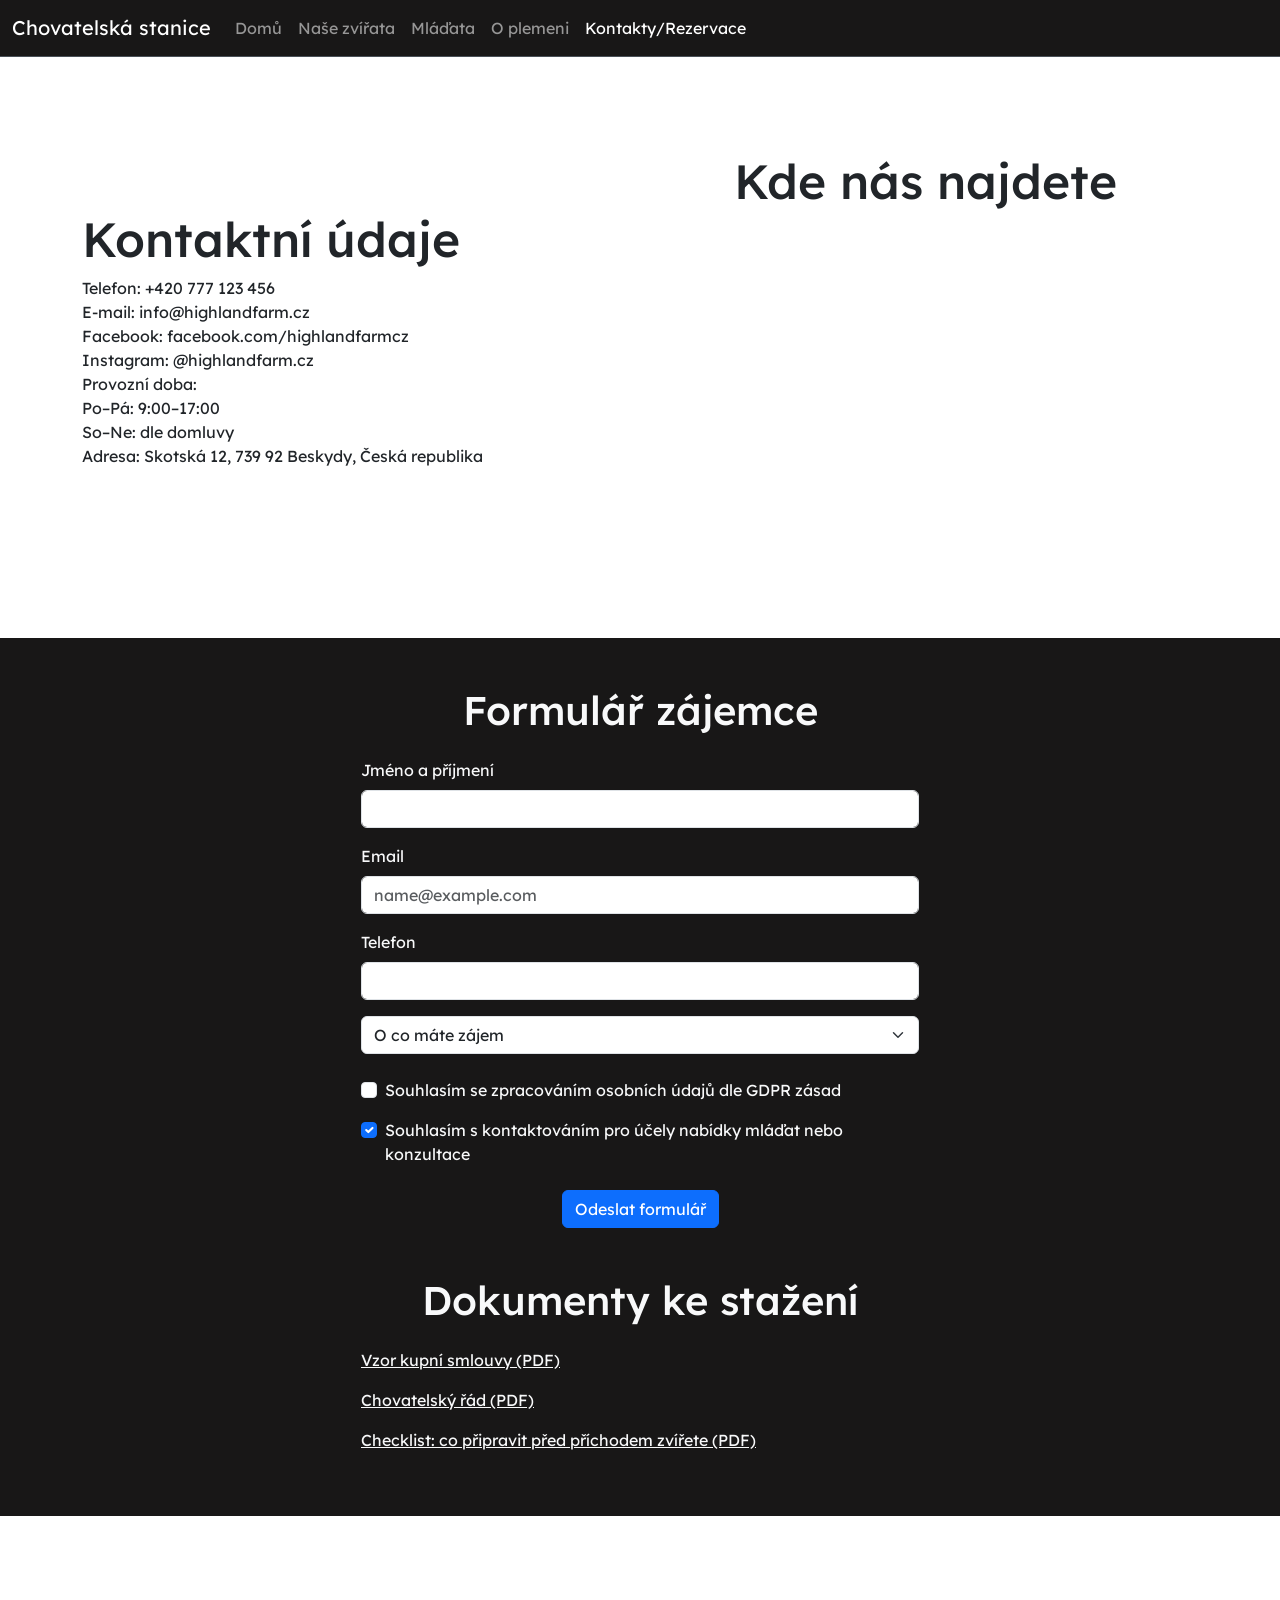
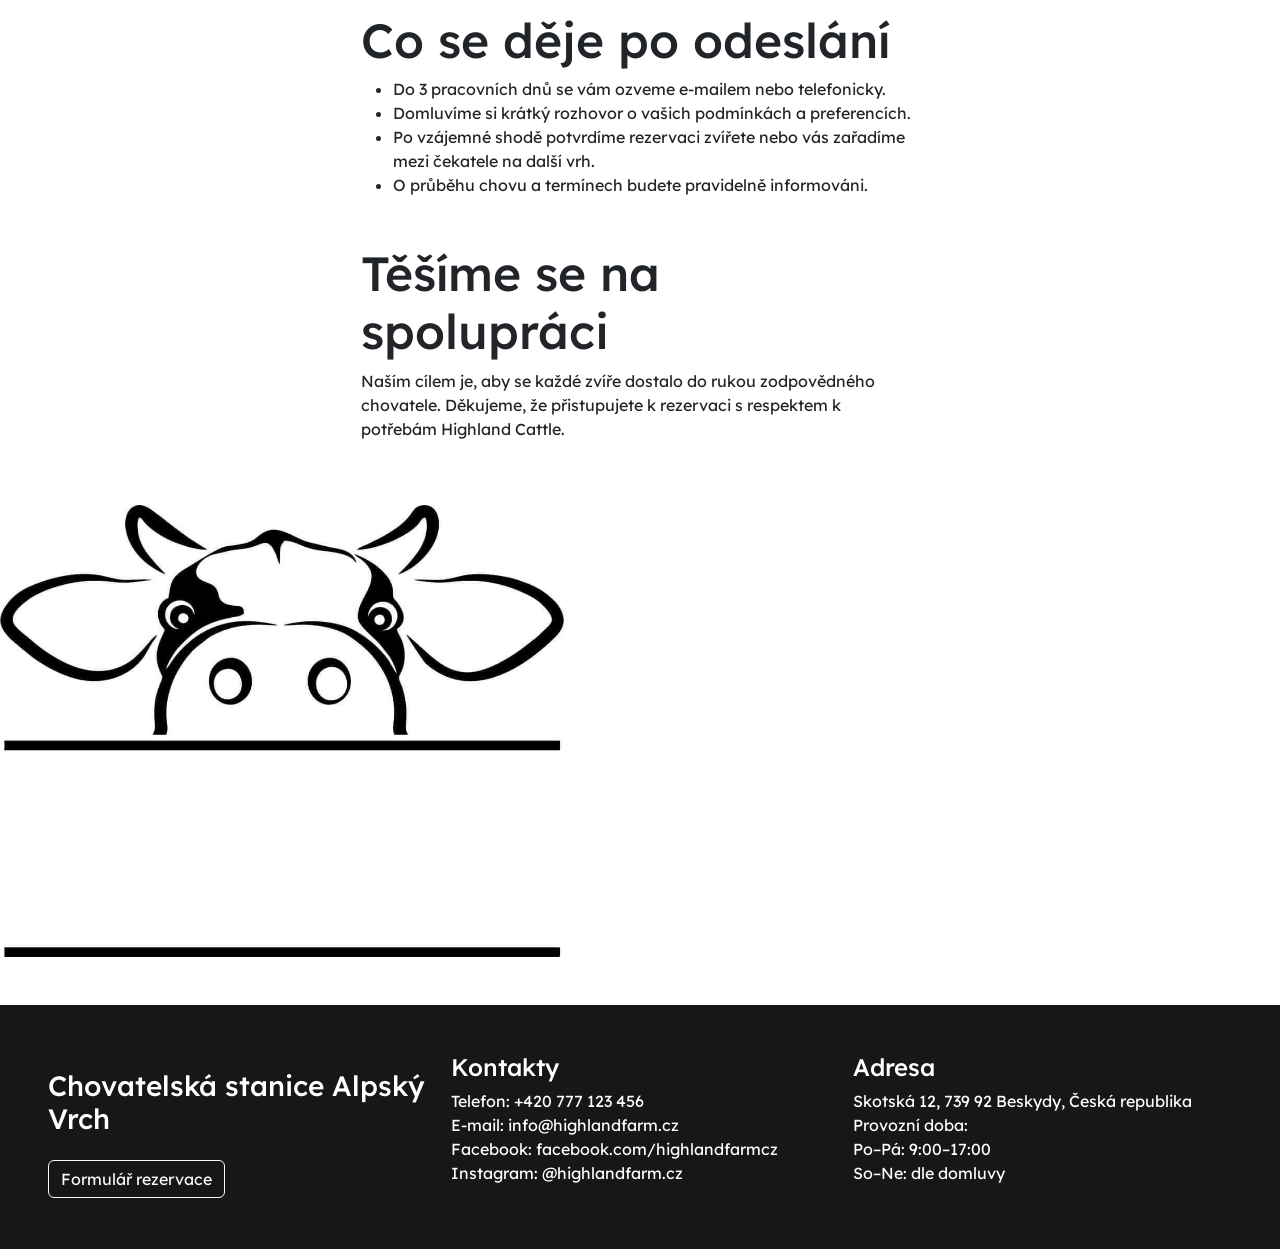
<file: kontakty_rezervace.html>
<!DOCTYPE html>
<html lang="cs">

<head>
    <meta charset="utf-8">
    <meta name="viewport" content="width=device-width, initial-scale=1">
    <title>Bootstrap demo</title>
    <link href="https://cdn.jsdelivr.net/npm/bootstrap@5.3.0/dist/css/bootstrap.min.css" rel="stylesheet">
    <link rel="stylesheet" href="styly.css">

    <link rel="preconnect" href="https://fonts.googleapis.com">
  <link rel="preconnect" href="https://fonts.gstatic.com" crossorigin>
  <link
    href="https://fonts.googleapis.com/css2?family=Kite+One&family=Lexend+Deca:wght@100..900&family=Limelight&display=swap"
    rel="stylesheet">
</head>

<body>
    <script src="https://cdn.jsdelivr.net/npm/bootstrap@5.3.0/dist/js/bootstrap.bundle.min.js"></script>


    <nav class="navbar navbar-expand-lg  bg-dark border-bottom border-body" data-bs-theme="dark">
        <div class="container-fluid">
            <a class="navbar-brand" href="#">Chovatelská stanice</a>
            <button class="navbar-toggler" type="button" data-bs-toggle="collapse" data-bs-target="#navbarNav"
                aria-controls="navbarNav" aria-expanded="false" aria-label="Toggle navigation">
                <span class="navbar-toggler-icon"></span>
            </button>
            <div class="collapse navbar-collapse" id="navbarNav">
                <ul class="navbar-nav ">
                    <li class="nav-item">
                        <a class="nav-link" aria-current="page" href="index.html">Domů</a>
                    </li>
                    <li class="nav-item">
                        <a class="nav-link" href="utulek.html">Naše zvířata</a>
                    </li>
                    <li class="nav-item">
                        <a class="nav-link" href="mladata.html">Mláďata</a>
                    </li>
                    <li class="nav-item">
                        <a class="nav-link " href="info.html">O plemeni</a>
                    </li>
                    <li class="nav-item">
                        <a class="nav-link active" href="kontakty_rezervace.html">Kontakty/Rezervace</a>
                    </li>
                </ul>
            </div>
        </div>
    </nav>
    <div class="container my-5 py-5">

        <div class="row align-items-center">
            <div class="col-lg-6">
                <h2>Kontaktní údaje</h2>
                <p>Telefon: +420 777 123 456
                    <br>E-mail: info@highlandfarm.cz
                    <br>Facebook: facebook.com/highlandfarmcz
                    <br>Instagram: @highlandfarm.cz
                    <br>Provozní doba:
                    <br>Po–Pá: 9:00–17:00
                    <br>So–Ne: dle domluvy
                    <br>Adresa: Skotská 12, 739 92 Beskydy, Česká republika
                </p>

            </div>
            <div class="col-lg-6">
                <h2 class="text-center mb-4">Kde nás najdete</h2>

                <div class="ratio ratio-16x9">
                    <iframe
                        src="https://www.google.com/maps/embed?pb=!1m18!1m12!1m3!1d2564.662853080562!2d14.42076!3d50.08804!2m3!1f0!2f0!3f0!3m2!1i1024!2i768!4f13.1!3m3!1m2!1s0x470b94a7b0b0b0b%3A0x123456789abcdef!2sPraha!5e0!3m2!1scs!2scz!4v1690000000000"
                        width="600" height="450" style="border:0;" allowfullscreen="" loading="lazy">
                    </iframe>
                </div>


            </div>
        </div>
    </div>



    <div class="bg-dark py-5 mb-5">
        <div id="formular" class="container">

            <div class="col-lg-6 mx-auto text-light rounded">

                <h1 class="text-center mb-4">Formulář zájemce</h1>

                <div class="mb-3">
                    <label class="form-label">Jméno a příjmení</label>
                    <input type="text" class="form-control">
                </div>

                <div class="mb-3">
                    <label class="form-label">Email</label>
                    <input type="email" class="form-control" placeholder="name@example.com">
                </div>

                <div class="mb-3">
                    <label class="form-label">Telefon</label>
                    <input type="text" class="form-control">
                </div>

                <select class="form-select mb-4">
                    <option selected>O co máte zájem</option>
                    <option value="1">Mláďata na prodej</option>
                    <option value="2">Rezervace z plánovaného vrhu</option>
                    <option value="3">Konzultace k chovu</option>
                </select>

                <div class="form-check mb-3">
                    <input class="form-check-input" type="checkbox" id="checkDefault">
                    <label class="form-check-label" for="checkDefault">
                        Souhlasím se zpracováním osobních údajů dle GDPR zásad
                    </label>
                </div>

                <div class="form-check mb-4">
                    <input class="form-check-input" type="checkbox" id="checkChecked" checked>
                    <label class="form-check-label" for="checkChecked">
                        Souhlasím s kontaktováním pro účely nabídky mláďat nebo konzultace
                    </label>
                </div>

                <div class="text-center mb-5">
                    <button class="btn btn-primary" type="submit">Odeslat formulář</button>
                </div>

                <h1 class="text-center mb-4">Dokumenty ke stažení</h1>

                <p><a href="" class="text-light">Vzor kupní smlouvy (PDF)</a></p>
                <p><a href="" class="text-light">Chovatelský řád (PDF)</a></p>
                <p><a href="" class="text-light">Checklist: co připravit před příchodem zvířete (PDF)</a></p>

            </div>
        </div>
    </div>



    <div class="container mb-5 pt-5">
        <div class="col-lg-6 mx-auto">
            <h2>Co se děje po odeslání</h2>
            <ul>
                <li>Do 3 pracovních dnů se vám ozveme e-mailem nebo telefonicky.</li>
                <li>Domluvíme si krátký rozhovor o vašich podmínkách a preferencích.</li>
                <li>Po vzájemné shodě potvrdíme rezervaci zvířete nebo vás zařadíme mezi čekatele na další vrh.</li>
                <li>O průběhu chovu a termínech budete pravidelně informováni.</li>
            </ul>
        </div>
    </div>
    <div class="container">
        <div class="col-lg-6 mx-auto pb-5">
            <h2>Těšíme se na spolupráci</h2>
            <p>Naším cílem je, aby se každé zvíře dostalo do rukou zodpovědného chovatele.
                Děkujeme, že přistupujete k rezervaci s respektem k potřebám Highland Cattle.</p>
        </div>
    </div>

    <img class="cow_drawing pb-5" src="images/kreslena_krava.jpg" alt="">



    <footer>
        <div class="bg-dark text-white p-5">
            <div class="row">
                <div class="col-md-4">
                    <h3 class="py-3">Chovatelská stanice Alpský Vrch</h3>
                    <button type="button" class="btn btn-outline-light">Formulář rezervace</button>
                </div>
                <div class="col-md-4">
                    <h4>Kontakty</h4>
                    <p>Telefon: +420 777 123 456
                        <br>E-mail: info@highlandfarm.cz
                        <br>Facebook: facebook.com/highlandfarmcz
                        <br>Instagram: @highlandfarm.cz
                    </p>
                </div>
                <div class="col-md-4">
                    <h4>Adresa</h4>
                    <p>Skotská 12, 739 92 Beskydy, Česká republika
                        <br>Provozní doba:
                        <br>Po–Pá: 9:00–17:00
                        <br>So–Ne: dle domluvy

                    </p>
                </div>
            </div>
        </div>
    </footer>
</body>

</html>
</file>
<file: styly.css>
* {
  margin: 0%;
  padding: 0%;
}

.hero-overlay {
  width: 100%;
  height: 100%;
  background-color: rgba(0, 0, 0, 0.5);
}

.hero-background {
  background-image:
    linear-gradient(rgba(0, 0, 0, 0.7), rgba(0, 0, 0, 0.3)),
    url('images/horska_krava.jpg');
  background-size: cover;
  background-position: center;
}

.hero-background p{
  font-size: 1.2em;
}

.mladata-background {
  background-image:
    linear-gradient(rgba(0, 0, 0, 0.7), rgba(0, 0, 0, 0.3)),
    url('images/bg-mlade.jpg');
  background-size: cover;
  background-position: center 30%;
}

.card-img-top {
  height: auto;
  object-fit: cover;
  width: 100%;
}


h2{
  font-size: 3em;
}


.cow_drawing {
  height: 500px;
  display: flex;
  justify-self: center;
}

.hero-section {
  background-image:
    linear-gradient(rgba(0, 0, 0, 0.6), rgba(0, 0, 0, 0.6)),
    url('images/ester.jpg');
  background-size: cover;
  background-position: center;
  background-repeat: no-repeat;
  padding: 120px 0;
}

#carouselExampleFade{
  height: auto;
}



.image-section {
  position: relative;   
  min-height: 80vh;     
  overflow: hidden;     
}

.image-section::before {
  content: "";
  position: absolute;
  inset: 0;
  background-image: url("images/bg-mlade.jpg");
  background-size: cover;
  background-position: center;
  background-attachment: fixed; 
  z-index: -2;
}

.image-section::after {
  content: "";
  position: absolute;
  inset: 0;
  background: rgba(0, 0, 0, 0.6); 
  z-index: -1;
}

.image-section .card {
  background: rgba(255, 255, 255, 0.95);
}




.bg-dark .accordion-button {
  background-color: #181717 ;
  color: #fff;
}

.bg-dark .accordion-body {
  background-color: #181717 ;
  color: #ddd;
}



.bg-dark {
  background-color: #181717 !important;
}


.bg-light{
  background-color: white;
  color: #181717;
}


.fs-max {
  font-size: 10rem;
}

body {
  font-family: 'Lexend Deca', sans-serif;
}

footer {
  font-family: 'Lexend Deca', sans-serif;
}



.custom-shape-divider-top-1766758625 {
  position: absolute;
  top: 0;
  left: 0;
  width: 100%;
  overflow: hidden;
  line-height: 0;
  transform: rotate(180deg);
}

.custom-shape-divider-top-1766758625 svg {
  position: relative;
  display: block;
  width: calc(100% + 1.3px);
  height: 38px;
}

.custom-shape-divider-top-1766758625 .shape-fill {
  fill: #FFFFFF;
}

.custom-shape-divider-bottom-1766758569 {
  position: absolute;
  bottom: 0;
  left: 0;
  width: 100%;
  overflow: hidden;
  line-height: 0;
}

.custom-shape-divider-bottom-1766758569 svg {
  position: relative;
  display: block;
  width: calc(100% + 1.3px);
  height: 38px;
}

.custom-shape-divider-bottom-1766758569 .shape-fill {
  fill: #FFFFFF;
}



.gallery-wrapper {
  padding: 3rem 0;
}


.gallery-item {
  position: relative;
  overflow: hidden;
  border-radius: 14px;
  aspect-ratio: 4 / 3; 
  cursor: pointer;
}


.gallery-item img {
  width: 100%;
  height: 100%;
  object-fit: cover; 
  transition: transform 0.4s ease;
}


.gallery-item::after {
  content: "";
  position: absolute;
  inset: 0;
  background: linear-gradient(
    rgba(0, 0, 0, 0.15),
    rgba(0, 0, 0, 0.35)
  );
  opacity: 0;
  transition: opacity 0.3s ease;
}


.gallery-item:hover img {
  transform: scale(1.06);
}

.gallery-item:hover::after {
  opacity: 1;
}

.gallery-item:hover {
  box-shadow: 0 12px 30px rgba(0, 0, 0, 0.25);
}


.parallax-section {
  background-image: url("images/horska_krava.jpg"); 
  background-size: cover;
  background-position: center;
  background-repeat: no-repeat;
  background-attachment: fixed; 
}


.parallax-overlay {
  background-color: rgba(0, 0, 0, 0.6);
}


.parallax-section svg .shape-fill {
  fill: #212529;
}

@media (max-width: 768px) {
  .parallax-section {
    background-attachment: scroll;
  }
}
</file>
